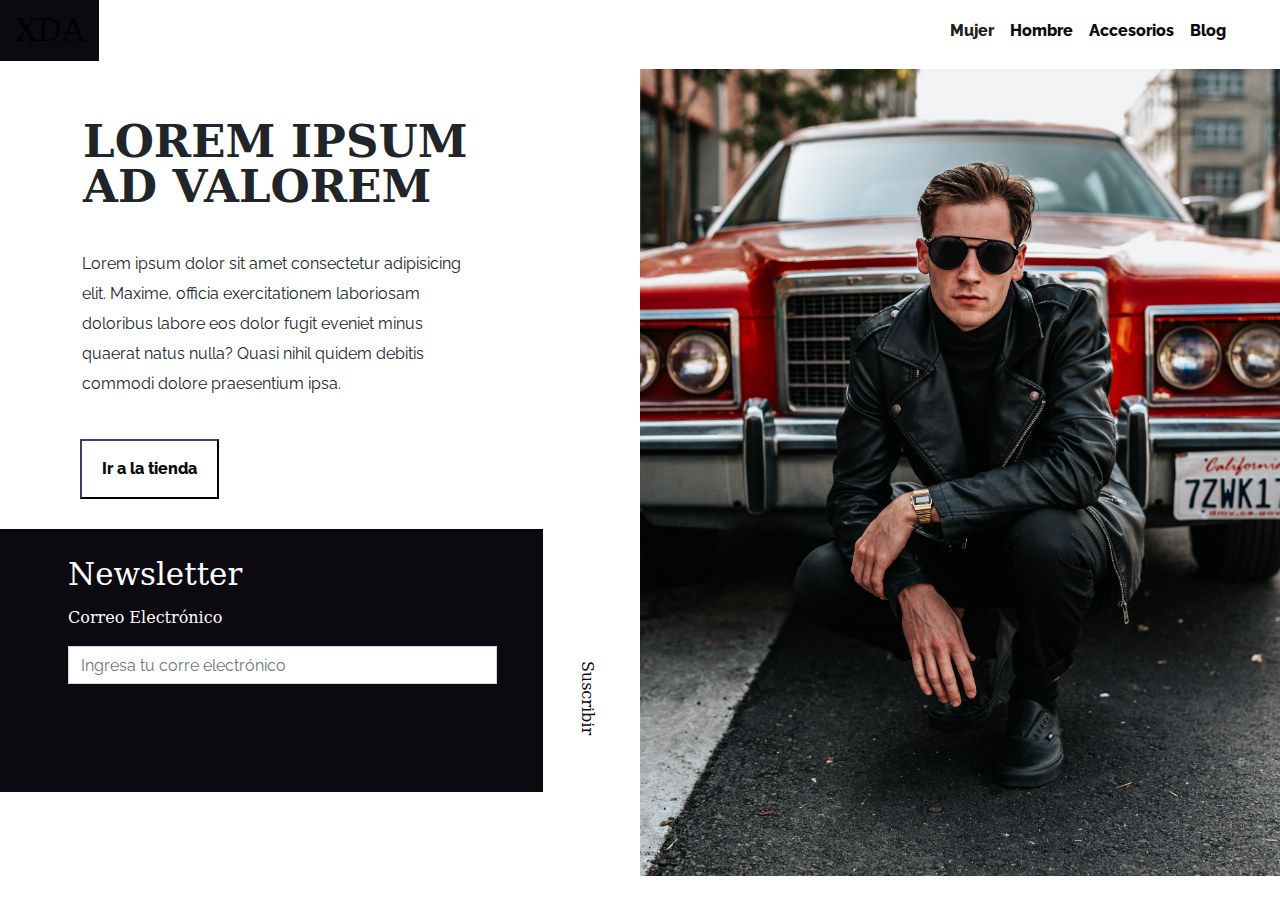
<file: index.html>
<!DOCTYPE html>
<html lang="es">

<head>
    <meta charset="UTF-8">
    <meta name="viewport" content="width=device-width, initial-scale=1.0">
    <meta http-equiv="X-UA-Compatible" content="ie=edge">
    <link href="https://fonts.googleapis.com/css?family=Old+Standard+TT:400,700|Raleway:400,700&display=swap"
        rel="stylesheet">
    <!--mi esilo-->
    <link rel="stylesheet" href="assets/css/main.css">
    <title>Tienda | XDA</title>
</head>

<body>
    <!--navbar-->
    <nav class="navbar navbar-expand-lg navbar-light bg-white">
        <a class="navbar-brand" href="#">XDA</a>
        <button class="navbar-toggler" type="button" data-toggle="collapse" data-target="#navbarNav"
            aria-controls="navbarNav" aria-expanded="false" aria-label="Toggle navigation">
            <span class="navbar-toggler-icon"></span>
        </button>
        <div class="collapse navbar-collapse" id="navbarNav">
            <ul class="navbar-nav ml-auto">
                <li class="nav-item active">
                    <a class="nav-link text-black" href="#">Mujer <span class="sr-only">(current)</span></a>
                </li>
                <li class="nav-item">
                    <a class="nav-link text-black" href="#">Hombre</a>
                </li>
                <li class="nav-item">
                    <a class="nav-link text-black" href="#">Accesorios</a>
                </li>
                <li class="nav-item">
                    <a class="nav-link text-black" href="#">Blog</a>
                </li>
            </ul>
        </div>
        </div>
    </nav>
</body>

<!--header-->
<header class="header">
    <div class="header__principal col-md-8 col-sm-12">
        <div class="row">
            <h1 class="header__titulo">LOREM IPSUM AD VALOREM</h1>
            <div class="header__texto col-sm-4 col-md-12">
                <p> Lorem ipsum dolor sit amet consectetur adipisicing elit. Maxime, officia exercitationem laboriosam
                    doloribus labore eos dolor fugit eveniet minus quaerat natus nulla? Quasi nihil quidem debitis
                    commodi dolore praesentium ipsa.</p>
            </div>
            <!--Botón-->
            <div class="button-buy">
                <button class="formulario__button__btn" type="button">Ir a la tienda</button>
            </div>
        </div>
    </div>
</header>

<section class="suscribe">
    <div class="suscribe__text">Suscribir</div>
</section>


<form class="form">
    <div class="form__news">
        <h2>Newsletter</h2>
        <label class="form__call-text">Correo Electrónico</label>
        <input type="text" class="form-control" placeholder="Ingresa tu corre electrónico">
    </div>
</form>

</html>
</file>
